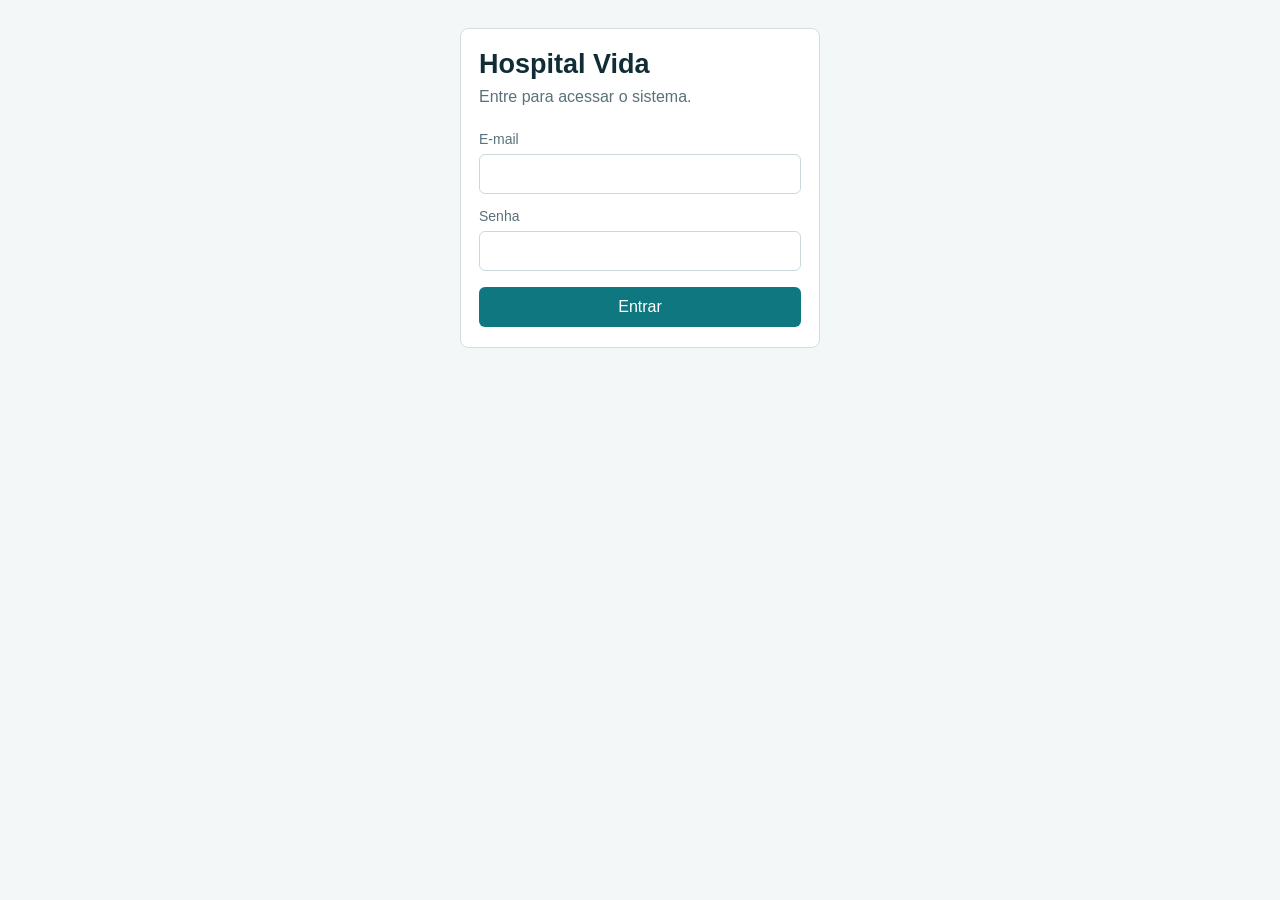
<file: index.html>
<!DOCTYPE html>
<html lang="pt-BR">
<!DOCTYPE html>
<html lang="pt-BR">
<head>
    <meta charset="UTF-8">
    <meta name="viewport" content="width=device-width, initial-scale=1">
    <title>HealthTech - Login</title>
    <link rel="stylesheet" href="css/style.css">
</head>
<body>
    <div class="login-page">
        <form class="login-card" onsubmit="return false;">
            <h1 class="login-title">Hospital Vida</h1>
            <p class="login-subtitle">Entre para acessar o sistema.</p>

            <div class="form-group">
                <label for="email">E-mail</label>
                <input type="email" id="email" class="form-control">
            </div>

            <div class="form-group">
                <label for="senha">Senha</label>
                <input type="password" id="senha" class="form-control">
            </div>

            <button type="button" class="btn-login">Entrar</button>
        </form>
    </div>
</body>
</html>
</file>
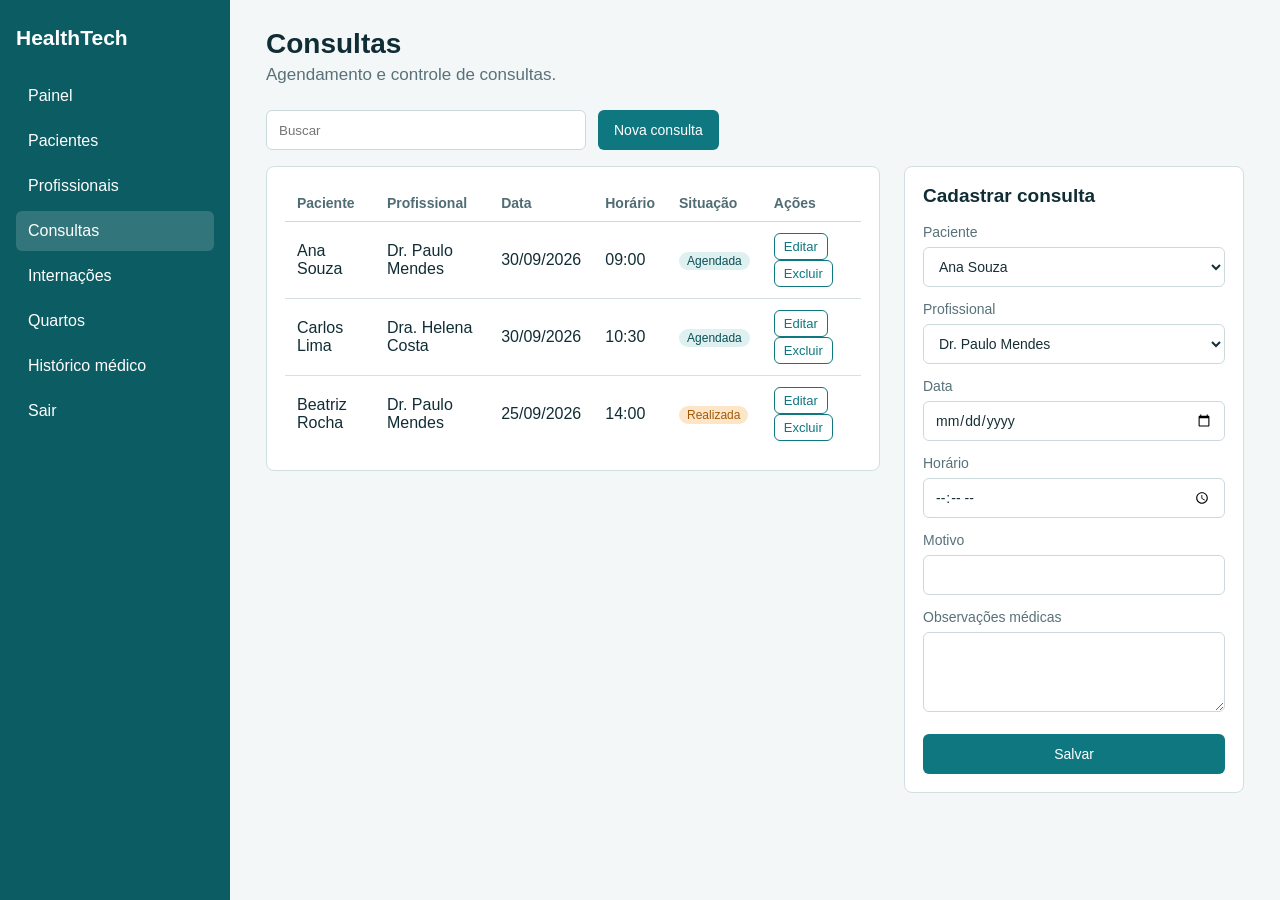
<file: consultas.html>
<!DOCTYPE html>
<html lang="pt-BR">
<head>
  <meta charset="UTF-8">
  <meta name="viewport" content="width=device-width, initial-scale=1">
  <title>Consultas - HealthTech</title>
  <link rel="stylesheet" href="css/style.css">
</head>
<body>

  <aside class="sidebar">
    <div class="logo">HealthTech</div>

    <nav class="nav">
      <a href="painel.html">Painel</a>
      <a href="pacientes.html">Pacientes</a>
      <a href="profissionais.html">Profissionais</a>
      <a href="consultas.html" class="active">Consultas</a>
      <a href="internacoes.html">Internações</a>
      <a href="quartos.html">Quartos</a>
      <a href="historico.html">Histórico médico</a>
      <a href="index.html">Sair</a>
    </nav>
  </aside>

  <main class="main">

    <h1 class="page-title">Consultas</h1>
    <p class="subtitle">Agendamento e controle de consultas.</p>

    <div class="toolbar">
      <input type="text" class="search" id="busca" placeholder="Buscar" aria-label="Buscar consultas">
      <button type="button" class="btn" id="nova">Nova consulta</button>
    </div>

    <div class="content-grid">

      <section class="card table-wrap">
        <table>
          <thead>
            <tr>
              <th>Paciente</th>
              <th>Profissional</th>
              <th>Data</th>
              <th>Horário</th>
              <th>Situação</th>
              <th>Ações</th>
            </tr>
          </thead>
          <tbody id="lista">
            <tr>
              <td>Ana Souza</td>
              <td>Dr. Paulo Mendes</td>
              <td>30/09/2026</td>
              <td>09:00</td>
              <td><span class="selo agendada">Agendada</span></td>
              <td>
                <button class="btn-small" data-acao="editar">Editar</button>
                <button class="btn-small" data-acao="excluir">Excluir</button>
              </td>
            </tr>
            <tr>
              <td>Carlos Lima</td>
              <td>Dra. Helena Costa</td>
              <td>30/09/2026</td>
              <td>10:30</td>
              <td><span class="selo agendada">Agendada</span></td>
              <td>
                <button class="btn-small" data-acao="editar">Editar</button>
                <button class="btn-small" data-acao="excluir">Excluir</button>
              </td>
            </tr>
            <tr>
              <td>Beatriz Rocha</td>
              <td>Dr. Paulo Mendes</td>
              <td>25/09/2026</td>
              <td>14:00</td>
              <td><span class="selo realizada">Realizada</span></td>
              <td>
                <button class="btn-small" data-acao="editar">Editar</button>
                <button class="btn-small" data-acao="excluir">Excluir</button>
              </td>
            </tr>
          </tbody>
        </table>
      </section>

      <section class="card">

        <h2 class="form-title">Cadastrar consulta</h2>

        <div class="form-group">
          <label for="paciente">Paciente</label>
          <select id="paciente" class="form-control">
            <option>Ana Souza</option>
            <option>Carlos Lima</option>
            <option>Beatriz Rocha</option>
          </select>
        </div>

        <div class="form-group">
          <label for="profissional">Profissional</label>
          <select id="profissional" class="form-control">
            <option>Dr. Paulo Mendes</option>
            <option>Dra. Helena Costa</option>
          </select>
        </div>

        <div class="form-group">
          <label for="data">Data</label>
          <input type="date" id="data" class="form-control">
        </div>

        <div class="form-group">
          <label for="horario">Horário</label>
          <input type="time" id="horario" class="form-control">
        </div>

        <div class="form-group">
          <label for="motivo">Motivo</label>
          <input type="text" id="motivo" class="form-control">
        </div>

        <div class="form-group">
          <label for="obs">Observações médicas</label>
          <textarea id="obs" class="form-control"></textarea>
        </div>

        <div class="form-actions">
          <button type="button" class="btn" id="salvar">Salvar</button>
        </div>

      </section>

    </div>
  </main>

  <script>
    const lista = document.getElementById('lista');
    const busca = document.getElementById('busca');

    
    busca.addEventListener('input', () => {
      const termo = busca.value.toLowerCase();
      lista.querySelectorAll('tr').forEach(tr => {
        tr.hidden = !tr.textContent.toLowerCase().includes(termo);
      });
    });

    
    document.getElementById('nova').addEventListener('click', () => {
      document.getElementById('paciente').focus();
    });

    
    lista.addEventListener('click', (e) => {
      const botao = e.target.closest('button[data-acao]');
      if (!botao) return;
      const linha = botao.closest('tr');

      if (botao.dataset.acao === 'excluir') {
        if (confirm('Excluir esta consulta?')) linha.remove();
      } else {
        const c = linha.children;
        document.getElementById('paciente').value = c[0].textContent;
        document.getElementById('profissional').value = c[1].textContent;
        const [d, m, a] = c[2].textContent.split('/');
        document.getElementById('data').value = `${a}-${m}-${d}`;
        document.getElementById('horario').value = c[3].textContent;
        linha.remove();
        document.getElementById('paciente').focus();
      }
    });

    
    document.getElementById('salvar').addEventListener('click', () => {
      const paciente = document.getElementById('paciente').value;
      const profissional = document.getElementById('profissional').value;
      const data = document.getElementById('data').value;
      const horario = document.getElementById('horario').value;

      if (!data || !horario) {
        alert('Informe a data e o horário da consulta.');
        return;
      }

      const [a, m, d] = data.split('-');
      const tr = document.createElement('tr');
      tr.innerHTML = `
        <td></td><td></td>
        <td>${d}/${m}/${a}</td>
        <td>${horario}</td>
        <td><span class="selo agendada">Agendada</span></td>
        <td>
          <button class="btn-small" data-acao="editar">Editar</button>
          <button class="btn-small" data-acao="excluir">Excluir</button>
        </td>`;
      tr.children[0].textContent = paciente;
      tr.children[1].textContent = profissional;
      lista.appendChild(tr);

      document.getElementById('data').value = '';
      document.getElementById('horario').value = '';
      document.getElementById('motivo').value = '';
      document.getElementById('obs').value = '';
    });
  </script>
</body>
</html>
</file>
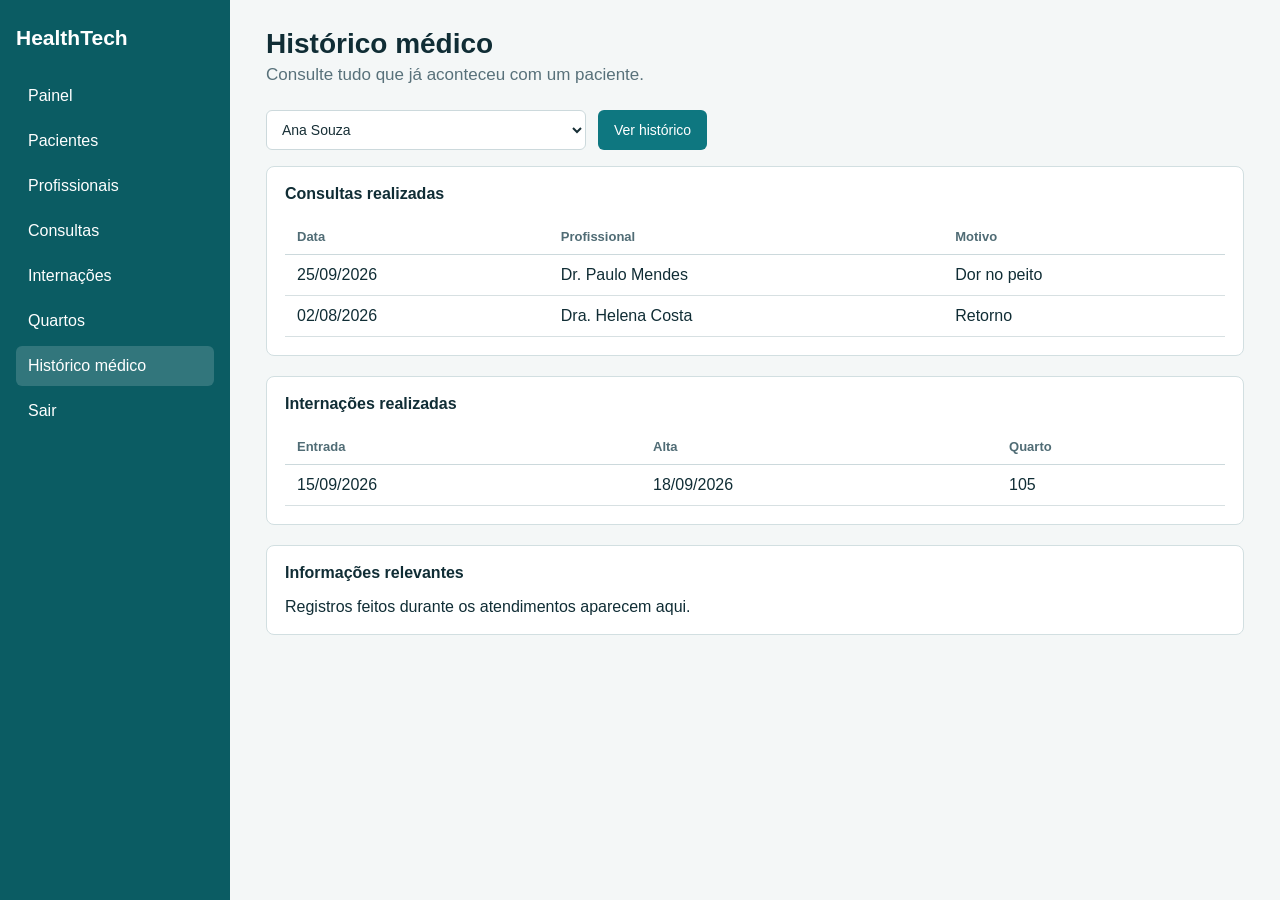
<file: historico.html>
<!DOCTYPE html>
<html lang="pt-BR">
<head>
  <meta charset="UTF-8">
  <meta name="viewport" content="width=device-width, initial-scale=1">
  <title>Histórico médico - HealthTech</title>
  <link rel="stylesheet" href="css/style.css">
</head>
<body>

  <aside class="sidebar">
    <div class="logo">HealthTech</div>

    <nav class="nav">
      <a href="painel.html">Painel</a>
      <a href="pacientes.html">Pacientes</a>
      <a href="profissionais.html">Profissionais</a>
      <a href="consultas.html">Consultas</a>
      <a href="internacoes.html">Internações</a>
      <a href="quartos.html">Quartos</a>
      <a href="historico.html" class="active">Histórico médico</a>
      <a href="index.html">Sair</a>
    </nav>
  </aside>

  <main class="main">

    <h1 class="page-title">Histórico médico</h1>
    <p class="subtitle">Consulte tudo que já aconteceu com um paciente.</p>

    <div class="toolbar">
      <select id="paciente" class="form-control history-select" aria-label="Paciente">
        <option>Ana Souza</option>
        <option>Carlos Lima</option>
        <option>Beatriz Rocha</option>
      </select>
      <button type="button" class="btn" id="ver">Ver histórico</button>
    </div>

    <section class="card history-card">
      <h2 class="card-title">Consultas realizadas</h2>
      <div class="table-wrap">
        <table>
          <thead>
            <tr>
              <th>Data</th>
              <th>Profissional</th>
              <th>Motivo</th>
            </tr>
          </thead>
          <tbody id="consultas">
            <tr>
              <td>25/09/2026</td>
              <td>Dr. Paulo Mendes</td>
              <td>Dor no peito</td>
            </tr>
            <tr>
              <td>02/08/2026</td>
              <td>Dra. Helena Costa</td>
              <td>Retorno</td>
            </tr>
          </tbody>
        </table>
      </div>
    </section>

    <section class="card history-card">
      <h2 class="card-title">Internações realizadas</h2>
      <div class="table-wrap">
        <table>
          <thead>
            <tr>
              <th>Entrada</th>
              <th>Alta</th>
              <th>Quarto</th>
            </tr>
          </thead>
          <tbody id="internacoes">
            <tr>
              <td>15/09/2026</td>
              <td>18/09/2026</td>
              <td>105</td>
            </tr>
          </tbody>
        </table>
      </div>
    </section>

    <section class="card history-card">
      <h2 class="card-title">Informações relevantes</h2>
      <p class="history-info" id="informacoes">Registros feitos durante os atendimentos aparecem aqui.</p>
    </section>

  </main>

  <script>
    const historicos = {
      'Ana Souza': {
        consultas: [
          ['25/09/2026', 'Dr. Paulo Mendes', 'Dor no peito'],
          ['02/08/2026', 'Dra. Helena Costa', 'Retorno']
        ],
        internacoes: [
          ['15/09/2026', '18/09/2026', '105']
        ],
        informacoes: 'Registros feitos durante os atendimentos aparecem aqui.'
      },
      'Carlos Lima': {
        consultas: [],
        internacoes: [
          ['27/09/2026', '02/10/2026', '203']
        ],
        informacoes: 'Registros feitos durante os atendimentos aparecem aqui.'
      },
      'Beatriz Rocha': {
        consultas: [
          ['25/09/2026', 'Dr. Paulo Mendes', 'Check-up']
        ],
        internacoes: [
          ['20/09/2026', '25/09/2026', '305']
        ],
        informacoes: 'Registros feitos durante os atendimentos aparecem aqui.'
      }
    };

    function preencher(tbody, linhas, mensagem) {
      tbody.innerHTML = '';

      if (linhas.length === 0) {
        const tr = document.createElement('tr');
        const td = document.createElement('td');
        td.colSpan = 3;
        td.className = 'empty';
        td.textContent = mensagem;
        tr.appendChild(td);
        tbody.appendChild(tr);
        return;
      }

      linhas.forEach(linha => {
        const tr = document.createElement('tr');
        linha.forEach(valor => {
          const td = document.createElement('td');
          td.textContent = valor;
          tr.appendChild(td);
        });
        tbody.appendChild(tr);
      });
    }

    document.getElementById('ver').addEventListener('click', () => {
      const nome = document.getElementById('paciente').value;
      const historico = historicos[nome];

      preencher(document.getElementById('consultas'), historico.consultas, 'Nenhuma consulta realizada.');
      preencher(document.getElementById('internacoes'), historico.internacoes, 'Nenhuma internação realizada.');
      document.getElementById('informacoes').textContent = historico.informacoes;
    });
  </script>
</body>
</html>
</file>
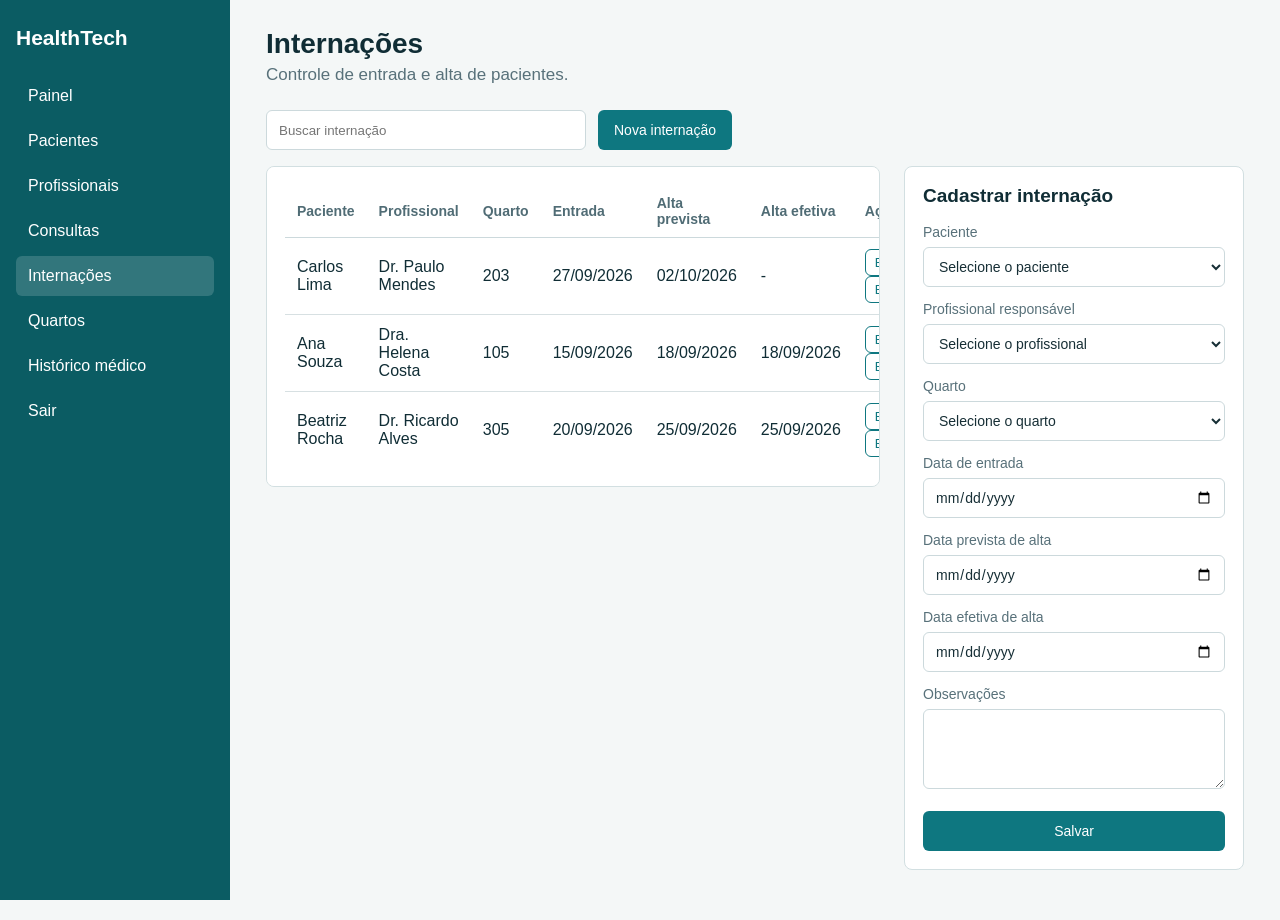
<file: internacoes.html>
<!DOCTYPE html>
<html lang="pt-BR">

<head>
    <meta charset="UTF-8">
    <meta name="viewport" content="width=device-width, initial-scale=1.0">
    <title>HealthTech - Internações</title>
    <link rel="stylesheet" href="css/style.css">
</head>

<body>

    <aside class="sidebar">
        <div class="logo">HealthTech</div>

        <nav class="nav">
            <a href="painel.html">Painel</a>
            <a href="pacientes.html">Pacientes</a>
            <a href="profissionais.html">Profissionais</a>
            <a href="consultas.html">Consultas</a>
            <a href="internacoes.html" class="active">Internações</a>
            <a href="quartos.html">Quartos</a>
            <a href="historico.html">Histórico médico</a>
            <a href="index.html">Sair</a>
        </nav>
    </aside>

    <main class="main">

        <h1 class="page-title">Internações</h1>
        <p class="subtitle">Controle de entrada e alta de pacientes.</p>

        <div class="toolbar">
            <input type="text" class="search" placeholder="Buscar internação">
            <button class="btn">Nova internação</button>
        </div>

        <div class="content-grid">

            <section class="card table-wrap">

                <table>
                    <thead>
                        <tr>
                            <th>Paciente</th>
                            <th>Profissional</th>
                            <th>Quarto</th>
                            <th>Entrada</th>
                            <th>Alta prevista</th>
                            <th>Alta efetiva</th>
                            <th>Ações</th>
                        </tr>
                    </thead>

                    <tbody>

                        <tr>
                            <td>Carlos Lima</td>
                            <td>Dr. Paulo Mendes</td>
                            <td>203</td>
                            <td>27/09/2026</td>
                            <td>02/10/2026</td>
                            <td>-</td>
                            <td>
                                <button class="btn-small">Editar</button>
                                <button class="btn-small">Excluir</button>
                            </td>
                        </tr>

                        <tr>
                            <td>Ana Souza</td>
                            <td>Dra. Helena Costa</td>
                            <td>105</td>
                            <td>15/09/2026</td>
                            <td>18/09/2026</td>
                            <td>18/09/2026</td>
                            <td>
                                <button class="btn-small">Editar</button>
                                <button class="btn-small">Excluir</button>
                            </td>
                        </tr>

                        <tr>
                            <td>Beatriz Rocha</td>
                            <td>Dr. Ricardo Alves</td>
                            <td>305</td>
                            <td>20/09/2026</td>
                            <td>25/09/2026</td>
                            <td>25/09/2026</td>
                            <td>
                                <button class="btn-small">Editar</button>
                                <button class="btn-small">Excluir</button>
                            </td>
                        </tr>

                    </tbody>
                </table>

            </section>

            <section class="card">

                <h2 class="form-title">Cadastrar internação</h2>

                <div class="form-group">
                    <label for="paciente">Paciente</label>
                    <select id="paciente" class="form-control">
                        <option>Selecione o paciente</option>
                        <option>Ana Souza</option>
                        <option>Carlos Lima</option>
                        <option>Beatriz Rocha</option>
                    </select>
                </div>

                <div class="form-group">
                    <label for="profissional">Profissional responsável</label>
                    <select id="profissional" class="form-control">
                        <option>Selecione o profissional</option>
                        <option>Dr. Paulo Mendes</option>
                        <option>Dra. Helena Costa</option>
                        <option>Dr. Ricardo Alves</option>
                    </select>
                </div>

                <div class="form-group">
                    <label for="quarto">Quarto</label>
                    <select id="quarto" class="form-control">
                        <option>Selecione o quarto</option>
                        <option>105</option>
                        <option>203</option>
                        <option>305</option>
                    </select>
                </div>

                <div class="form-group">
                    <label for="entrada">Data de entrada</label>
                    <input type="date" id="entrada" class="form-control">
                </div>

                <div class="form-group">
                    <label for="alta-prevista">Data prevista de alta</label>
                    <input type="date" id="alta-prevista" class="form-control">
                </div>

                <div class="form-group">
                    <label for="alta-efetiva">Data efetiva de alta</label>
                    <input type="date" id="alta-efetiva" class="form-control">
                </div>

                <div class="form-group">
                    <label for="observacoes">Observações</label>
                    <textarea id="observacoes" class="form-control"></textarea>
                </div>

                <div class="form-actions">
                    <button class="btn">Salvar</button>
                </div>

            </section>

        </div>

    </main>

</body>

</html>
</file>
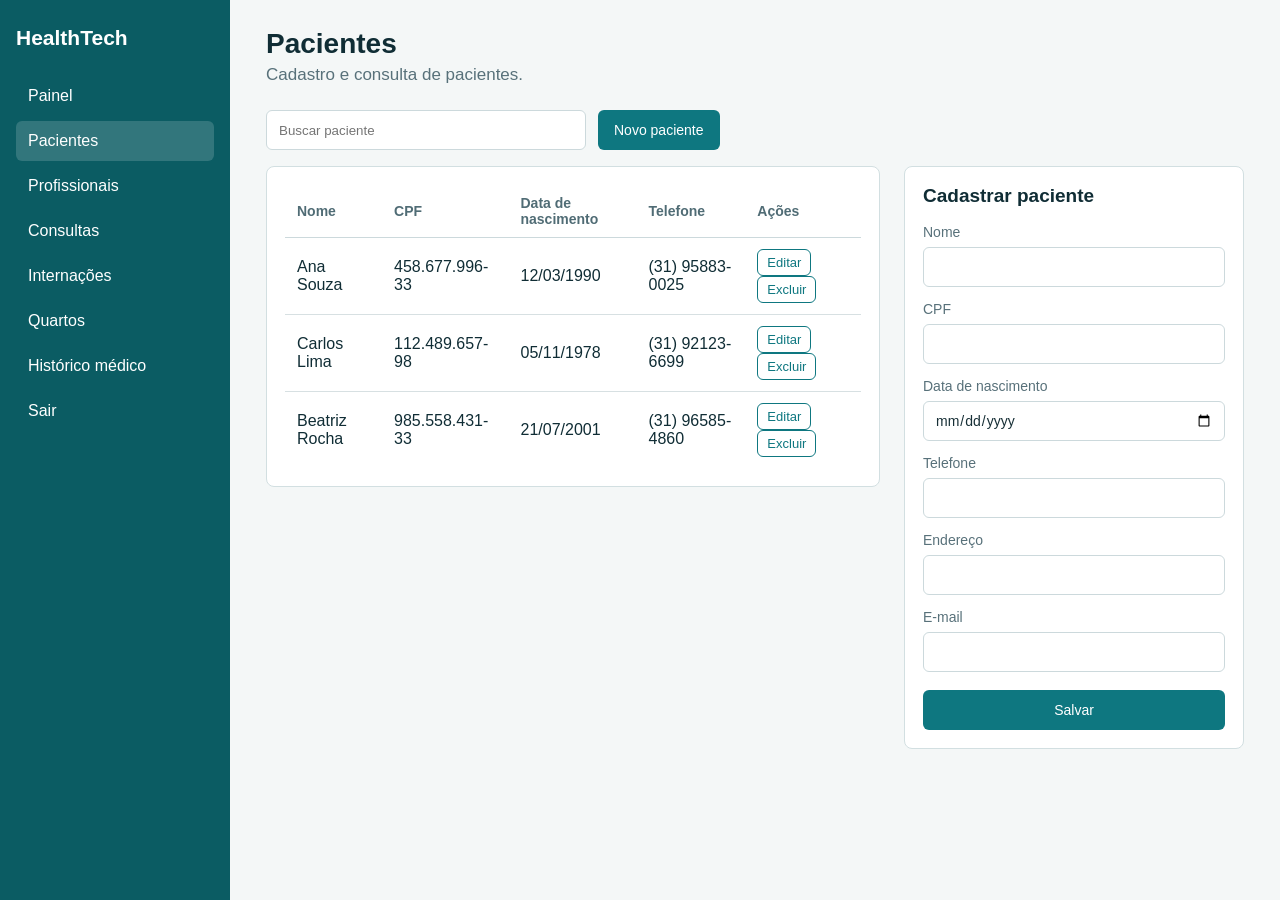
<file: pacientes.html>
<!DOCTYPE html>
<html lang="pt-BR">

<head>
    <meta charset="UTF-8">
    <meta name="viewport" content="width=device-width, initial-scale=1.0">
    <title>HealthTech - Pacientes</title>
    <link rel="stylesheet" href="css/style.css">
</head>

<body>

    <aside class="sidebar">
        <div class="logo">HealthTech</div>

        <nav class="nav">
            <a href="painel.html">Painel</a>
            <a href="pacientes.html" class="active">Pacientes</a>
            <a href="profissionais.html">Profissionais</a>
            <a href="consultas.html">Consultas</a>
            <a href="internacoes.html">Internações</a>
            <a href="quartos.html">Quartos</a>
            <a href="historico.html">Histórico médico</a>
            <a href="index.html">Sair</a>
        </nav>
    </aside>

    <main class="main">

        <h1 class="page-title">Pacientes</h1>
        <p class="subtitle">Cadastro e consulta de pacientes.</p>

        <div class="toolbar">
            <input type="text" class="search" placeholder="Buscar paciente">
            <button class="btn">Novo paciente</button>
        </div>

        <div class="content-grid">

            <section class="card table-wrap">

                <table>
                    <thead>
                        <tr>
                            <th>Nome</th>
                            <th>CPF</th>
                            <th>Data de nascimento</th>
                            <th>Telefone</th>
                            <th>Ações</th>
                        </tr>
                    </thead>

                    <tbody>

                        <tr>
                            <td>Ana Souza</td>
                            <td>458.677.996-33</td>
                            <td>12/03/1990</td>
                            <td>(31) 95883-0025</td>
                            <td>
                                <button class="btn-small">Editar</button>
                                <button class="btn-small">Excluir</button>
                            </td>
                        </tr>

                        <tr>
                            <td>Carlos Lima</td>
                            <td>112.489.657-98</td>
                            <td>05/11/1978</td>
                            <td>(31) 92123-6699</td>
                            <td>
                                <button class="btn-small">Editar</button>
                                <button class="btn-small">Excluir</button>
                            </td>
                        </tr>

                        <tr>
                            <td>Beatriz Rocha</td>
                            <td>985.558.431-33</td>
                            <td>21/07/2001</td>
                            <td>(31) 96585-4860</td>
                            <td>
                                <button class="btn-small">Editar</button>
                                <button class="btn-small">Excluir</button>
                            </td>
                        </tr>

                    </tbody>
                </table>

            </section>

            <section class="card">

                <h2 class="form-title">Cadastrar paciente</h2>

                <div class="form-group">
                    <label for="nome">Nome</label>
                    <input type="text" id="nome" class="form-control">
                </div>

                <div class="form-group">
                    <label for="cpf">CPF</label>
                    <input type="text" id="cpf" class="form-control">
                </div>

                <div class="form-group">
                    <label for="nascimento">Data de nascimento</label>
                    <input type="date" id="nascimento" class="form-control">
                </div>

                <div class="form-group">
                    <label for="telefone">Telefone</label>
                    <input type="text" id="telefone" class="form-control">
                </div>

                <div class="form-group">
                    <label for="endereco">Endereço</label>
                    <input type="text" id="endereco" class="form-control">
                </div>

                <div class="form-group">
                    <label for="email">E-mail</label>
                    <input type="email" id="email" class="form-control">
                </div>

                <div class="form-actions">
                    <button class="btn">Salvar</button>
                </div>

            </section>

        </div>

    </main>

</body>

</html>
</file>
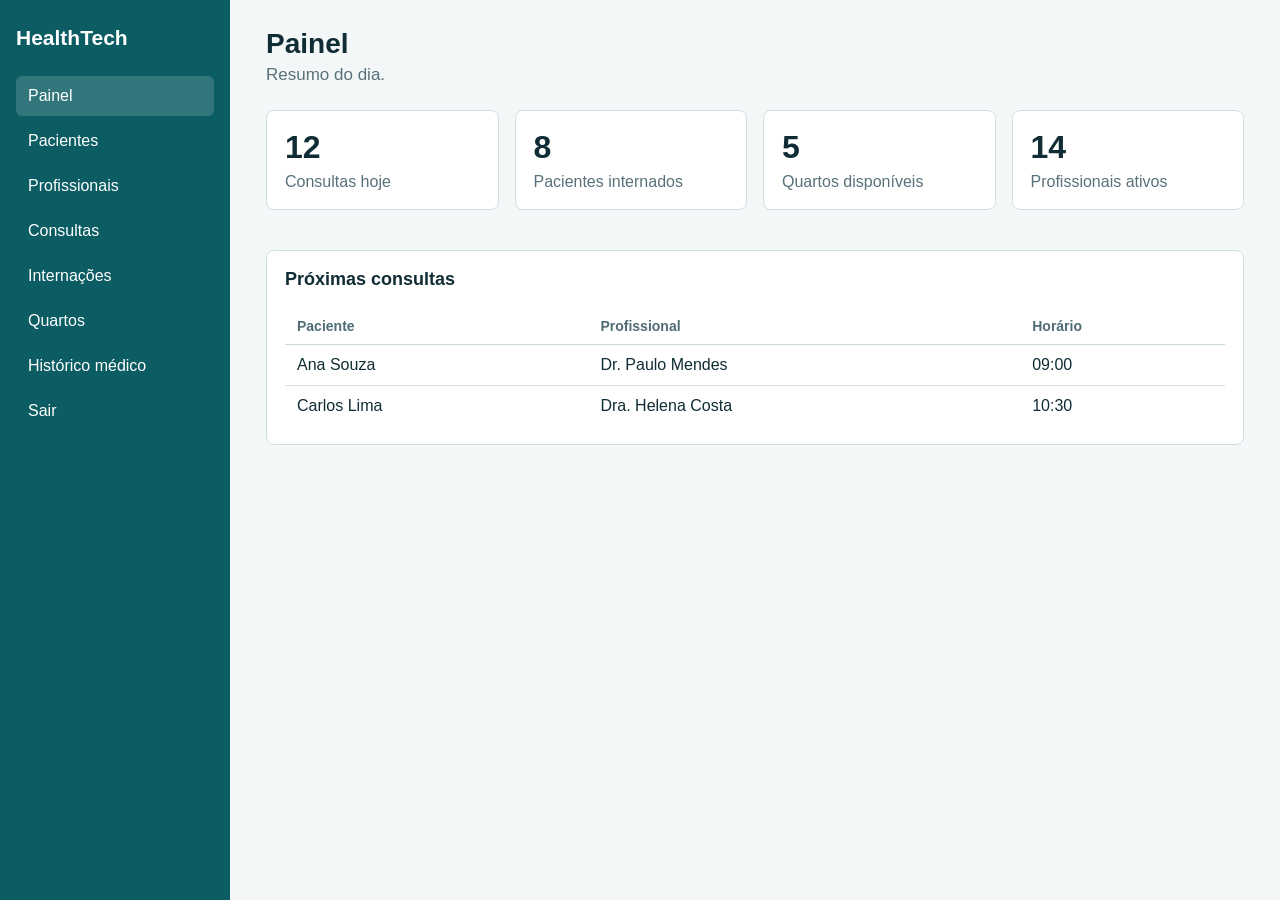
<file: painel.html>
<!DOCTYPE html>
<html lang="pt-BR">
<head>
    <meta charset="UTF-8">
    <meta name="viewport" content="width=device-width, initial-scale=1">
    <title>HealthTech - Painel</title>
    <link rel="stylesheet" href="css/style.css">
</head>
<body>
    <aside class="sidebar">
        <div class="logo">HealthTech</div>
        <nav class="nav">
            <a href="painel.html" class="active">Painel</a>
            <a href="pacientes.html">Pacientes</a>
            <a href="profissionais.html">Profissionais</a>
            <a href="consultas.html">Consultas</a>
            <a href="internacoes.html">Internações</a>
            <a href="quartos.html">Quartos</a>
            <a href="historico.html">Histórico médico</a>
            <a href="index.html">Sair</a>
        </nav>
    </aside>

    <main class="main">
        <h1 class="page-title">Painel</h1>
        <p class="subtitle">Resumo do dia.</p>

        <section class="stats">
            <div class="card">
                <div class="stat-number">12</div>
                <div class="stat-label">Consultas hoje</div>
            </div>
            <div class="card">
                <div class="stat-number">8</div>
                <div class="stat-label">Pacientes internados</div>
            </div>
            <div class="card">
                <div class="stat-number">5</div>
                <div class="stat-label">Quartos disponíveis</div>
            </div>
            <div class="card">
                <div class="stat-number">14</div>
                <div class="stat-label">Profissionais ativos</div>
            </div>
        </section>

        <section class="card">
            <h2 class="section-title">Próximas consultas</h2>
            <div class="table-wrap">
                <table>
                    <thead>
                        <tr>
                            <th>Paciente</th>
                            <th>Profissional</th>
                            <th>Horário</th>
                        </tr>
                    </thead>
                    <tbody>
                        <tr>
                            <td>Ana Souza</td>
                            <td>Dr. Paulo Mendes</td>
                            <td>09:00</td>
                        </tr>
                        <tr>
                            <td>Carlos Lima</td>
                            <td>Dra. Helena Costa</td>
                            <td>10:30</td>
                        </tr>
                    </tbody>
                </table>
            </div>
        </section>
    </main>
</body>
</html>
</file>
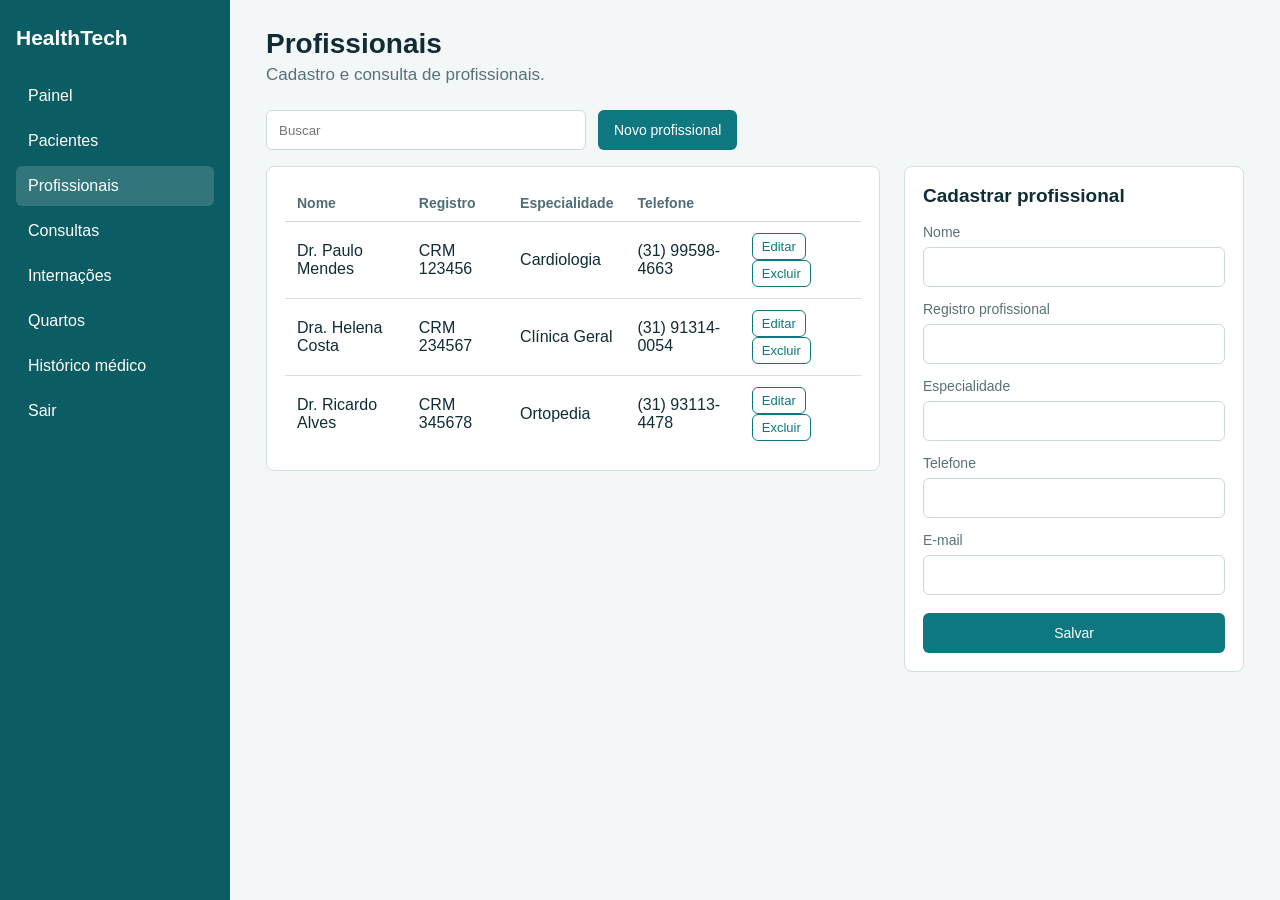
<file: profissionais.html>
<!DOCTYPE html>
<html lang="en">
<head>
    <meta charset="UTF-8">
    <meta name="viewport" content="width=device-width, initial-scale=1.0">
    <title>HealthTech - Profissionais</title>
    <link rel="stylesheet" href="css/style.css">
</head>
<body>
    <aside class="sidebar">
        <div class="logo">HealthTech</div>
 
        <nav class="nav">
            <a href="painel.html">Painel</a>
            <a href="pacientes.html">Pacientes</a>
            <a href="profissionais.html" class="active">Profissionais</a>
            <a href="consultas.html">Consultas</a>
            <a href="internacoes.html">Internações</a>
            <a href="quartos.html">Quartos</a>
            <a href="historico.html">Histórico médico</a>
            <a href="index.html">Sair</a>
        </nav>
    </aside>
 <main class="main">
        <h1 class="page-title">Profissionais</h1>
        <p class="subtitle">Cadastro e consulta de profissionais.</p>
 
        <div class="toolbar">
            <input type="search" id="busca" class="search" placeholder="Buscar" aria-label="Buscar profissional">
            <button type="button" id="btnNovo" class="btn">Novo profissional</button>
        </div>
 
        <div class="content-grid">
            <section class="card">
                <div class="table-wrap">
                    <table>
                        <thead>
                            <tr>
                                <th>Nome</th>
                                <th>Registro</th>
                                <th>Especialidade</th>
                                <th>Telefone</th>
                                <th></th>
                            </tr>
                        </thead>
                        <tbody id="tabela">
                            <tr>
                                <td>Dr. Paulo Mendes</td>
                                <td>CRM 123456</td>
                                <td>Cardiologia</td>
                                <td>(31) 99598-4663</td>
                                <td>
                                    <button class="btn-small">Editar</button>
                                    <button class="btn-small">Excluir</button>
                                </td>
                            </tr>
                            <tr>
                                <td>Dra. Helena Costa</td>
                                <td>CRM 234567</td>
                                <td>Clínica Geral</td>
                                <td>(31) 91314-0054</td>
                                <td>
                                    <button class="btn-small">Editar</button>
                                    <button class="btn-small">Excluir</button>
                                </td>
                            </tr>
                            <tr>
                                <td>Dr. Ricardo Alves</td>
                                <td>CRM 345678</td>
                                <td>Ortopedia</td>
                                <td>(31) 93113-4478</td>
                                <td>
                                    <button class="btn-small">Editar</button>
                                    <button class="btn-small">Excluir</button>
                                </td>
                            </tr>
                        </tbody>
                    </table>
                </div>
            </section>
 
            <form class="card" id="form" novalidate>
                <h2 class="form-title" id="tituloForm">Cadastrar profissional</h2>
 
                <div class="form-group">
                    <label for="nome">Nome</label>
                    <input type="text" id="nome" class="form-control" required>
                </div>
 
                <div class="form-group">
                    <label for="registro">Registro profissional</label>
                    <input type="text" id="registro" class="form-control" required>
                </div>
 
                <div class="form-group">
                    <label for="especialidade">Especialidade</label>
                    <input type="text" id="especialidade" class="form-control" required>
                </div>
 
                <div class="form-group">
                    <label for="telefone">Telefone</label>
                    <input type="tel" id="telefone" class="form-control">
                </div>
 
                <div class="form-group">
                    <label for="email">E-mail</label>
                    <input type="email" id="email" class="form-control">
                </div>
 
                <div class="form-actions">
                    <button type="submit" class="btn">Salvar</button>
                    <button type="button" id="btnCancelar" class="btn" style="margin-top: 8px; background-color: #58717a;" hidden>Cancelar edição</button>
                </div>
            </form>
        </div>
    </main>
 
    
</body>
</html>
</file>
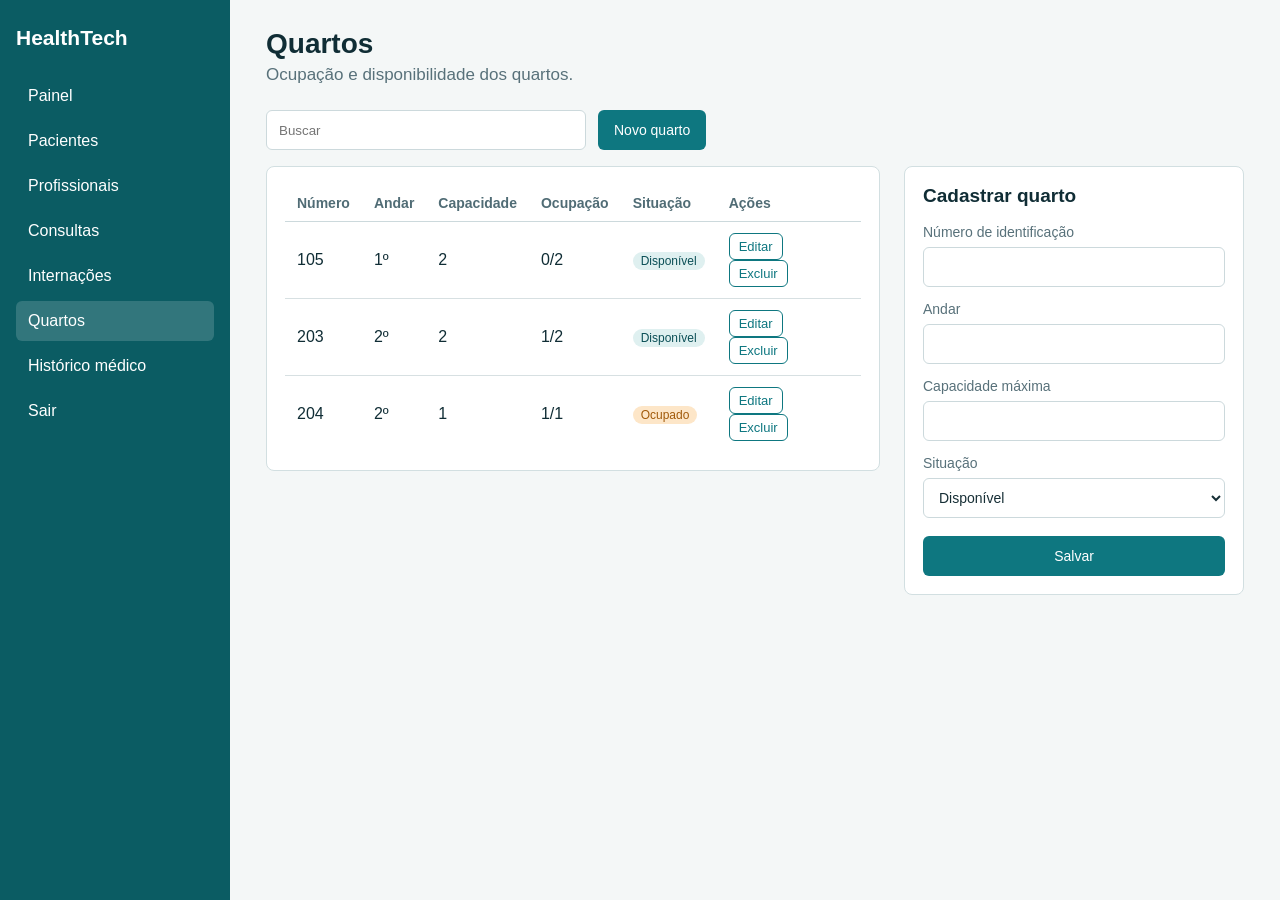
<file: quartos.html>
<!DOCTYPE html>
<html lang="pt-BR">
<head>
  <meta charset="UTF-8">
  <meta name="viewport" content="width=device-width, initial-scale=1">
  <title>Quartos - HealthTech</title>
  <link rel="stylesheet" href="css/style.css">
</head>
<body>

  <aside class="sidebar">
    <div class="logo">HealthTech</div>

    <nav class="nav">
      <a href="painel.html">Painel</a>
      <a href="pacientes.html">Pacientes</a>
      <a href="profissionais.html">Profissionais</a>
      <a href="consultas.html">Consultas</a>
      <a href="internacoes.html">Internações</a>
      <a href="quartos.html" class="active">Quartos</a>
      <a href="historico.html">Histórico médico</a>
      <a href="index.html">Sair</a>
    </nav>
  </aside>

  <main class="main">

    <h1 class="page-title">Quartos</h1>
    <p class="subtitle">Ocupação e disponibilidade dos quartos.</p>

    <div class="toolbar">
      <input type="text" class="search" id="busca" placeholder="Buscar" aria-label="Buscar quartos">
      <button type="button" class="btn" id="novo">Novo quarto</button>
    </div>

    <div class="content-grid">

      <section class="card table-wrap">
        <table>
          <thead>
            <tr>
              <th>Número</th>
              <th>Andar</th>
              <th>Capacidade</th>
              <th>Ocupação</th>
              <th>Situação</th>
              <th>Ações</th>
            </tr>
          </thead>
          <tbody id="lista">
            <tr>
              <td>105</td>
              <td>1º</td>
              <td>2</td>
              <td>0/2</td>
              <td><span class="selo disponivel">Disponível</span></td>
              <td>
                <button class="btn-small" data-acao="editar">Editar</button>
                <button class="btn-small" data-acao="excluir">Excluir</button>
              </td>
            </tr>
            <tr>
              <td>203</td>
              <td>2º</td>
              <td>2</td>
              <td>1/2</td>
              <td><span class="selo disponivel">Disponível</span></td>
              <td>
                <button class="btn-small" data-acao="editar">Editar</button>
                <button class="btn-small" data-acao="excluir">Excluir</button>
              </td>
            </tr>
            <tr>
              <td>204</td>
              <td>2º</td>
              <td>1</td>
              <td>1/1</td>
              <td><span class="selo ocupado">Ocupado</span></td>
              <td>
                <button class="btn-small" data-acao="editar">Editar</button>
                <button class="btn-small" data-acao="excluir">Excluir</button>
              </td>
            </tr>
          </tbody>
        </table>
      </section>

      <section class="card">

        <h2 class="form-title">Cadastrar quarto</h2>

        <div class="form-group">
          <label for="numero">Número de identificação</label>
          <input type="text" id="numero" class="form-control">
        </div>

        <div class="form-group">
          <label for="andar">Andar</label>
          <input type="number" id="andar" class="form-control" min="0">
        </div>

        <div class="form-group">
          <label for="capacidade">Capacidade máxima</label>
          <input type="number" id="capacidade" class="form-control" min="1">
        </div>

        <div class="form-group">
          <label for="situacao">Situação</label>
          <select id="situacao" class="form-control">
            <option>Disponível</option>
            <option>Ocupado</option>
          </select>
        </div>

        <div class="form-actions">
          <button type="button" class="btn" id="salvar">Salvar</button>
        </div>

      </section>

    </div>
  </main>

  <script>
    const lista = document.getElementById('lista');
    const busca = document.getElementById('busca');

    
    busca.addEventListener('input', () => {
      const termo = busca.value.toLowerCase();
      lista.querySelectorAll('tr').forEach(tr => {
        tr.hidden = !tr.textContent.toLowerCase().includes(termo);
      });
    });

    
    document.getElementById('novo').addEventListener('click', () => {
      document.getElementById('numero').focus();
    });

    
    lista.addEventListener('click', (e) => {
      const botao = e.target.closest('button[data-acao]');
      if (!botao) return;
      const linha = botao.closest('tr');

      if (botao.dataset.acao === 'excluir') {
        if (confirm('Excluir este quarto?')) linha.remove();
      } else {
        const c = linha.children;
        document.getElementById('numero').value = c[0].textContent;
        document.getElementById('andar').value = parseInt(c[1].textContent);
        document.getElementById('capacidade').value = c[2].textContent;
        document.getElementById('situacao').value = c[4].textContent.trim();
        linha.remove();
        document.getElementById('numero').focus();
      }
    });

    
    document.getElementById('salvar').addEventListener('click', () => {
      const numero = document.getElementById('numero').value.trim();
      const andar = document.getElementById('andar').value;
      const capacidade = document.getElementById('capacidade').value;
      const situacao = document.getElementById('situacao').value;

      if (!numero || !andar || !capacidade) {
        alert('Preencha o número, o andar e a capacidade do quarto.');
        return;
      }

      const classe = situacao === 'Ocupado' ? 'ocupado' : 'disponivel';
      const tr = document.createElement('tr');
      tr.innerHTML = `
        <td></td>
        <td>${andar}º</td>
        <td></td>
        <td></td>
        <td><span class="selo ${classe}"></span></td>
        <td>
          <button class="btn-small" data-acao="editar">Editar</button>
          <button class="btn-small" data-acao="excluir">Excluir</button>
        </td>`;
      tr.children[0].textContent = numero;
      tr.children[2].textContent = capacidade;
      tr.children[3].textContent = (situacao === 'Ocupado' ? capacidade : 0) + '/' + capacidade;
      tr.querySelector('.selo').textContent = situacao;
      lista.appendChild(tr);

      document.getElementById('numero').value = '';
      document.getElementById('andar').value = '';
      document.getElementById('capacidade').value = '';
      document.getElementById('situacao').value = 'Disponível';
    });
  </script>
</body>
</html>
</file>
<file: css/style.css>
* {
    box-sizing: border-box;
    margin: 0;
    padding: 0;
}

body {
    font-family: Arial, Helvetica, sans-serif;
    background-color: #f4f7f7;
    color: #102d35;
}

.login-page {
    min-height: 100vh;
    display: flex;
    justify-content: center;
    align-items: flex-start;
    padding-top: 28px;
}

.login-card {
    width: 360px;
    background-color: white;
    border: 1px solid #d2dfe1;
    border-radius: 8px;
    padding: 20px 18px;
}

.login-title {
    font-size: 27px;
    font-weight: 700;
    margin-bottom: 8px;
}

.login-subtitle {
    color: #58717a;
    font-size: 16px;
    margin-bottom: 25px;
}

.form-group {
    margin-bottom: 14px;
}

.form-group label {
    display: block;
    font-size: 14px;
    color: #58717a;
    margin-bottom: 7px;
}

.form-control {
    width: 100%;
    height: 40px;
    border: 1px solid #ccd9dc;
    border-radius: 6px;
    padding: 0 11px;
    background-color: white;
    color: #172f36;
    outline: none;
    font-family: inherit;
    font-size: 14px;
}

.form-control:focus {
    border-color: #0e7780;
}

textarea.form-control {
    height: 80px;
    padding: 10px 11px;
    resize: vertical;
}

.btn-login {
    width: 100%;
    height: 40px;
    margin-top: 2px;
    border: none;
    border-radius: 6px;
    background-color: #0e7780;
    color: white;
    font-size: 16px;
    cursor: pointer;
}

.btn-login:hover {
    background-color: #0b6870;
}

.sidebar {
    position: fixed;
    left: 0;
    top: 0;
    width: 230px;
    height: 100vh;
    background-color: #0b5c63;
    color: white;
    padding: 26px 16px;
}

.logo {
    font-size: 21px;
    font-weight: 700;
    margin-bottom: 26px;
}

.nav {
    display: flex;
    flex-direction: column;
    gap: 5px;
}

.nav a {
    padding: 11px 12px;
    border-radius: 6px;
    color: white;
    font-size: 16px;
    text-decoration: none;
}

.nav a:hover,
.nav a.active {
    background-color: rgba(255, 255, 255, 0.16);
}

.main {
    margin-left: 230px;
    min-height: 100vh;
    padding: 28px 36px 50px;
}

.page-title {
    font-size: 28px;
    font-weight: 700;
    margin-bottom: 5px;
}

.subtitle {
    color: #58717a;
    font-size: 17px;
    margin-bottom: 25px;
}

.stats {
    display: grid;
    grid-template-columns: repeat(4, 1fr);
    gap: 16px;
    margin-bottom: 40px;
}

.card {
    background-color: white;
    border: 1px solid #d2dfe1;
    border-radius: 8px;
    padding: 18px;
}

.stat-number {
    font-size: 32px;
    font-weight: 700;
    margin-bottom: 7px;
}

.stat-label {
    color: #58717a;
}

.section-title {
    font-size: 18px;
    margin-bottom: 18px;
}

.table-wrap {
    overflow-x: auto;
}

table {
    width: 100%;
    border-collapse: collapse;
}

th {
    text-align: left;
    color: #506c75;
    font-size: 14px;
    font-weight: 700;
    padding: 10px 12px;
    border-bottom: 1px solid #ccd9dc;
}

td {
    padding: 11px 12px;
    border-bottom: 1px solid #d7e0e2;
    font-size: 16px;
}

tr:last-child td {
    border-bottom: 0;
}

.toolbar {
    display: flex;
    gap: 12px;
    margin-bottom: 16px;
}

.search {
    width: 320px;
    height: 40px;
    border: 1px solid #ccd9dc;
    border-radius: 6px;
    padding: 0 12px;
    background-color: white;
    outline: none;
    font-family: inherit;
}

.search:focus {
    border-color: #0e7780;
}

.btn {
    border: none;
    border-radius: 6px;
    padding: 0 16px;
    min-height: 40px;
    background-color: #0e7780;
    color: white;
    cursor: pointer;
    font-family: inherit;
    font-size: 14px;
}

.btn:hover {
    background-color: #0b6870;
}

.content-grid {
    display: grid;
    grid-template-columns: minmax(0, 1fr) 340px;
    gap: 24px;
    align-items: start;
}

.form-title {
    font-size: 19px;
    margin-bottom: 17px;
}

.form-actions {
    margin-top: 18px;
}

.form-actions .btn {
    width: 100%;
}

.btn-small {
    background-color: white;
    color: #0e7780;
    border: 1px solid #0e7780;
    border-radius: 6px;
    padding: 5px 9px;
    cursor: pointer;
    margin-right: 4px;
    font-family: inherit;
    font-size: 13px;
}

.btn-small:hover {
    background-color: #0e7780;
    color: white;
}

select.form-control {
    cursor: pointer;
}

.selo {
    display: inline-block;
    font-size: 12px;
    padding: 2px 8px;
    border-radius: 999px;
}

.selo.agendada,
.selo.disponivel {
    background-color: #dff0f0;
    color: #0b4f56;
}

.selo.realizada,
.selo.ocupado {
    background-color: #fde6c8;
    color: #a15a0a;
}

.history-select {
    width: 320px;
}

.history-card {
    margin-bottom: 20px;
}

.card-title {
    font-size: 16px;
    font-weight: 700;
    margin-bottom: 16px;
}

.history-card th {
    font-size: 13px;
}

.history-card tr:last-child td {
    border-bottom: 1px solid #d7e0e2;
}

.history-card td.empty {
    color: #58717a;
}

.history-info {
    font-size: 16px;
}
</file>
